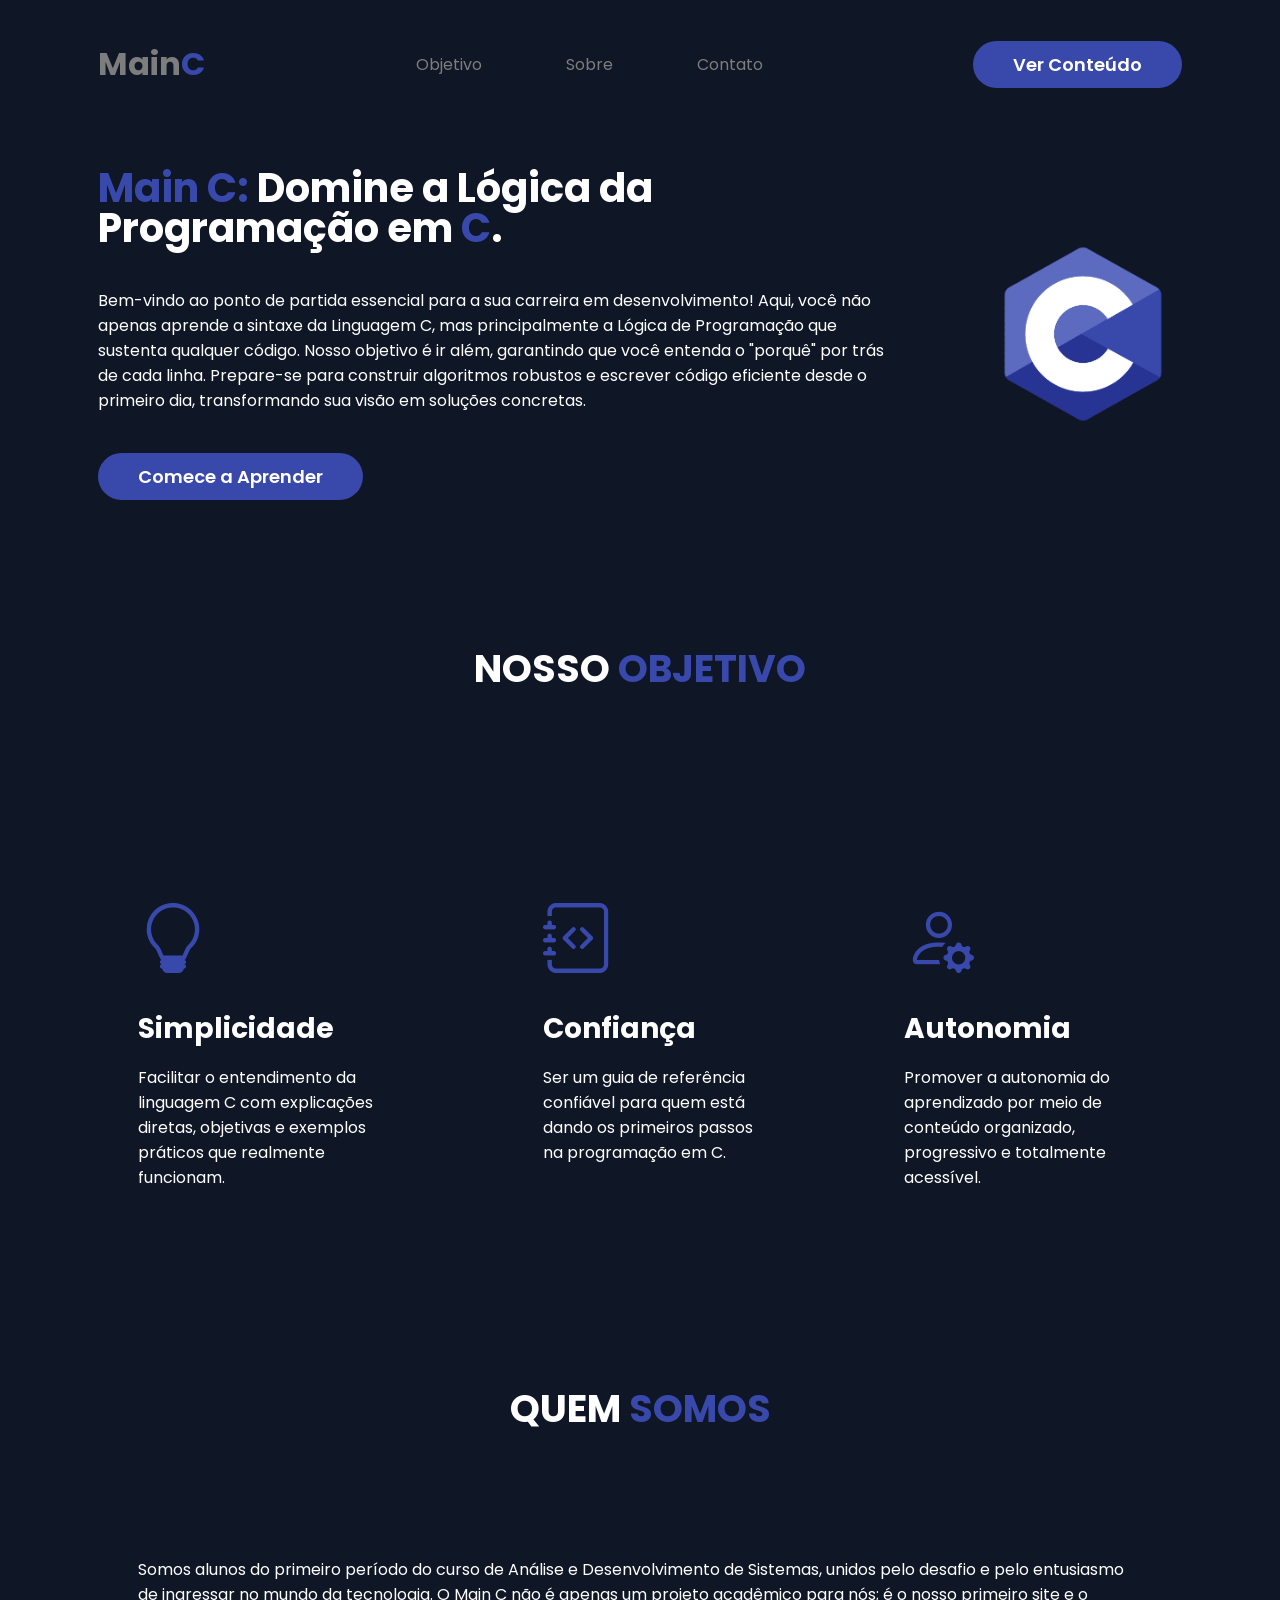
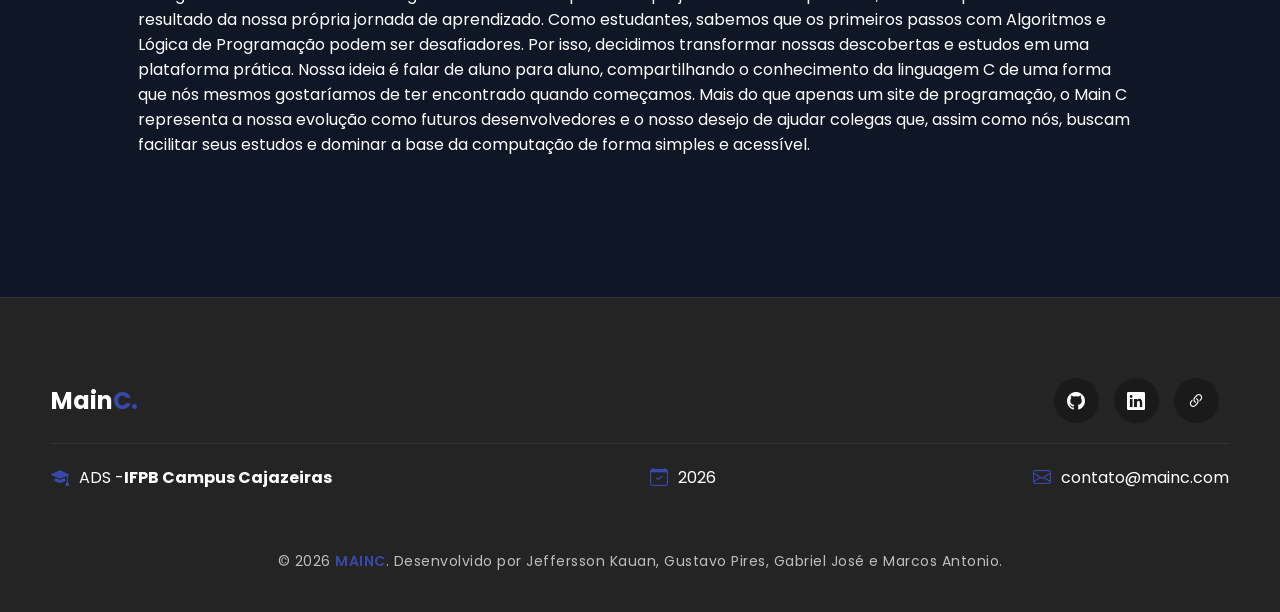
<file: index.html>
<!DOCTYPE html>
<html lang="pt-br">
<head>
    <meta charset="UTF-8">
    <meta name="viewport" content="width=device-width, initial-scale=1.0">
    <title>Site Main C</title>
    
    <link rel="stylesheet" href="trabalho/src/css/style-home.css">
    <link rel="stylesheet" href="trabalho/src/css/variaveis.css">

    <link rel="preconnect" href="https://fonts.googleapis.com">
    <link rel="preconnect" href="https://fonts.gstatic.com" crossorigin>
    <link href="https://fonts.googleapis.com/css2?family=Poppins:wght@100;200;300;400;500;600;700;800;900&display=swap" rel="stylesheet">
    <link rel="stylesheet" href="https://cdn.jsdelivr.net/npm/bootstrap-icons@1.13.1/font/bootstrap-icons.min.css">
</head>
<body>

    <header>
        <div class="interface">
            <div class="logo">
                <a href="#">
                    <h1>Main<span class="logo-highlight">C</span></h1>  
                </a>
            </div><nav class="menu-desktop">
                <ul>
                    <li><a href="#objetivo">Objetivo</a></li>
                    <li><a href="#sobre">Sobre</a></li>
                    <li><a href="#contato">Contato</a></li>
                </ul>
            </nav>

            <div class="btn-aprender">
                <a href="trabalho/conteudo.html">
                   <button>Ver Conteúdo</button>
               </a>
            </div>
        </div></header>

    <main>
        <section class="topo-do-site">
            <div class="interface">
                <div class="flex">
                    <div class="txt-topo-site">
                        <h1><span>Main C:</span> Domine a Lógica da Programação em <span>C</span>.</h1>
                        <p>Bem-vindo ao ponto de partida essencial para a sua carreira em desenvolvimento!
                            Aqui, você não apenas aprende a sintaxe da Linguagem C, mas principalmente a Lógica de Programação
                            que sustenta qualquer código. Nosso objetivo é ir além, garantindo que você entenda o "porquê" por trás de cada linha.
                            Prepare-se para construir algoritmos robustos e escrever código eficiente desde o primeiro dia, transformando sua visão em soluções concretas.
                        </p>

                        <div class="btn-aprender">
                            <a href="trabalho/conteudo.html">
                                <button>Comece a Aprender</button>
                            </a>
                        </div>

                    </div><div class="img-topo-site">
                        <img src="trabalho/src/img/logo.png" alt="Logo Main C">
                    </div>
                </div></div></section><section class="objetivo" id="objetivo">
            <div class="interface">
                <h2 class="titulo">NOSSO <span>OBJETIVO</span></h2>
                <div class="flex">
                    <div class="objetivo-box">
                        <i class="bi bi-lightbulb"></i>
                        <h3>Simplicidade</h3>
                        <p>Facilitar o entendimento da linguagem C com explicações diretas,
                            objetivas e exemplos práticos que realmente funcionam.
                        </p>
                    </div>

                    <div class="objetivo-box">
                        <i class="bi bi-journal-code"></i>
                        <h3>Confiança</h3>
                        <p>Ser um guia de referência confiável para quem está dando
                            os primeiros passos na programação em C.
                        </p>
                    </div>

                    <div class="objetivo-box">
                        <i class="bi bi-person-gear"></i>
                        <h3>Autonomia</h3>
                        <p>Promover a autonomia do aprendizado por meio de conteúdo
                            organizado, progressivo e totalmente acessível.
                        </p>
                    </div></div></div></section><section class="sobre" id="sobre">
            <div class="interface">
                <h2 class="titulo">QUEM <span>SOMOS</span></h2>
                <div class="flex">
                    <div class="sobre-box">
                        <p>
                        Somos alunos do primeiro período do curso de Análise e Desenvolvimento de Sistemas, unidos pelo desafio e pelo entusiasmo de ingressar no mundo da tecnologia.
                        O Main C não é apenas um projeto acadêmico para nós; é o nosso primeiro site e o resultado da nossa própria jornada de aprendizado. Como estudantes, sabemos que os primeiros
                        passos com Algoritmos e Lógica de Programação podem ser desafiadores. Por isso, decidimos transformar nossas descobertas e estudos em uma plataforma prática. Nossa ideia é
                        falar de aluno para aluno, compartilhando o conhecimento da linguagem C de uma forma que nós mesmos gostaríamos de ter encontrado quando começamos. Mais do que apenas um
                        site de programação, o Main C representa a nossa evolução como futuros desenvolvedores e o nosso desejo de ajudar colegas que, assim como nós, buscam facilitar seus estudos
                        e dominar a base da computação de forma simples e acessível.
                        </p>
                    </div></div></div></section></main>

    <footer id="contato">
        <div class="interface">
            <div class="line-footer">
                <div class="flex">
                    <div class="logo-footer">
                        <h2 style="color: #fff; font-weight: 700;">Main<span style="color: var(--color-primary);">C.</span></h2>
                    </div>

                    <div class="btn-social">
                        <a href="https://github.com" target="_blank"><i class="bi bi-github"></i></a>
                        <a href="https://linkedin.com" target="_blank"><i class="bi bi-linkedin"></i></a>
                        <a href="https://www.ifpb.edu.br/cajazeiras" target="_blank"><i class="bi bi-link-45deg"></i></a>
                    </div>
                </div>
            </div>

            <div class="line-footer border">
                <div class="flex">
                    <p><i class="bi bi-mortarboard-fill"></i> ADS - <strong>IFPB Campus Cajazeiras</strong></p>
                    <p><i class="bi bi-calendar-check"></i> 2026</p>
                    <p><i class="bi bi-envelope"></i> <a href="mailto:contato@mainc.com">contato@mainc.com</a></p>
                </div>
            </div>

            <div class="linha-creditos">
               <p>&copy; 2026 <span>MAINC</span>. Desenvolvido por Jeffersson Kauan, Gustavo Pires, Gabriel José e Marcos Antonio.</p>
           </div>
        </div>
    </footer>

</body>
</html>
</file>
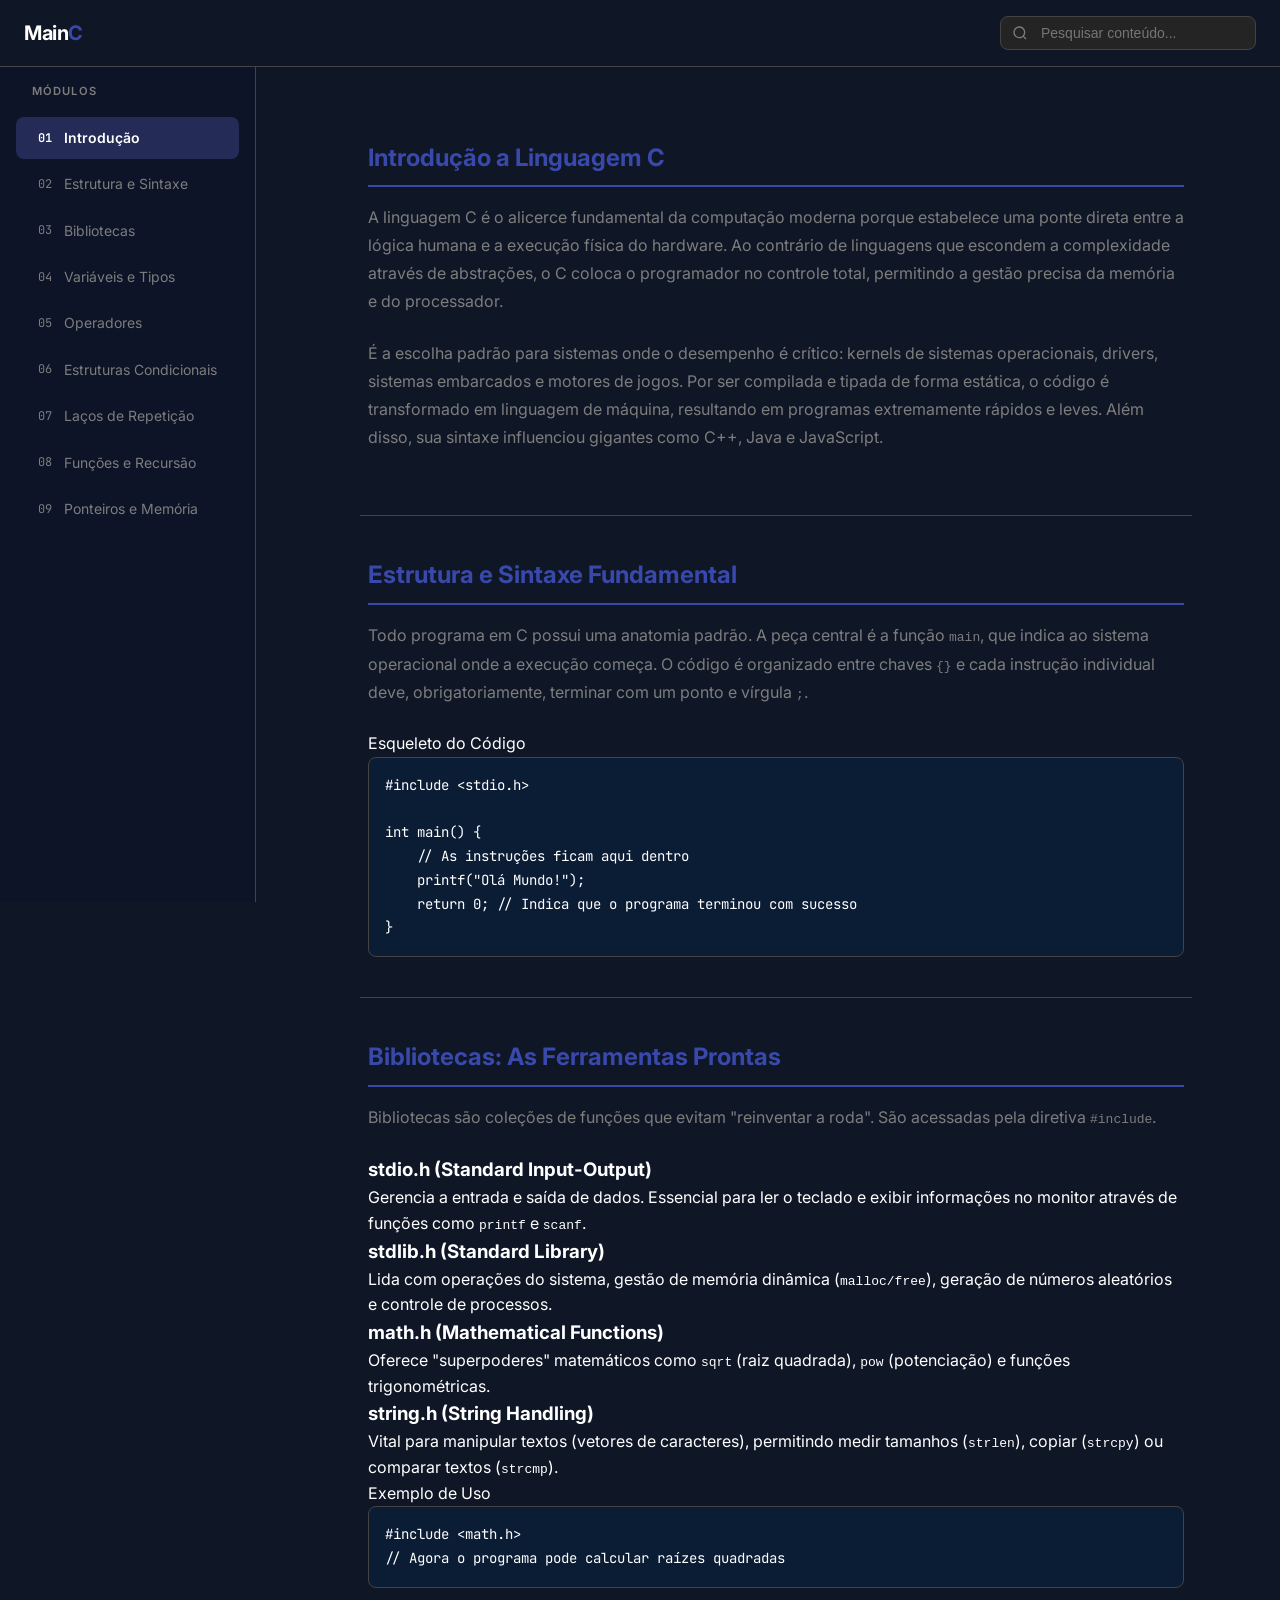
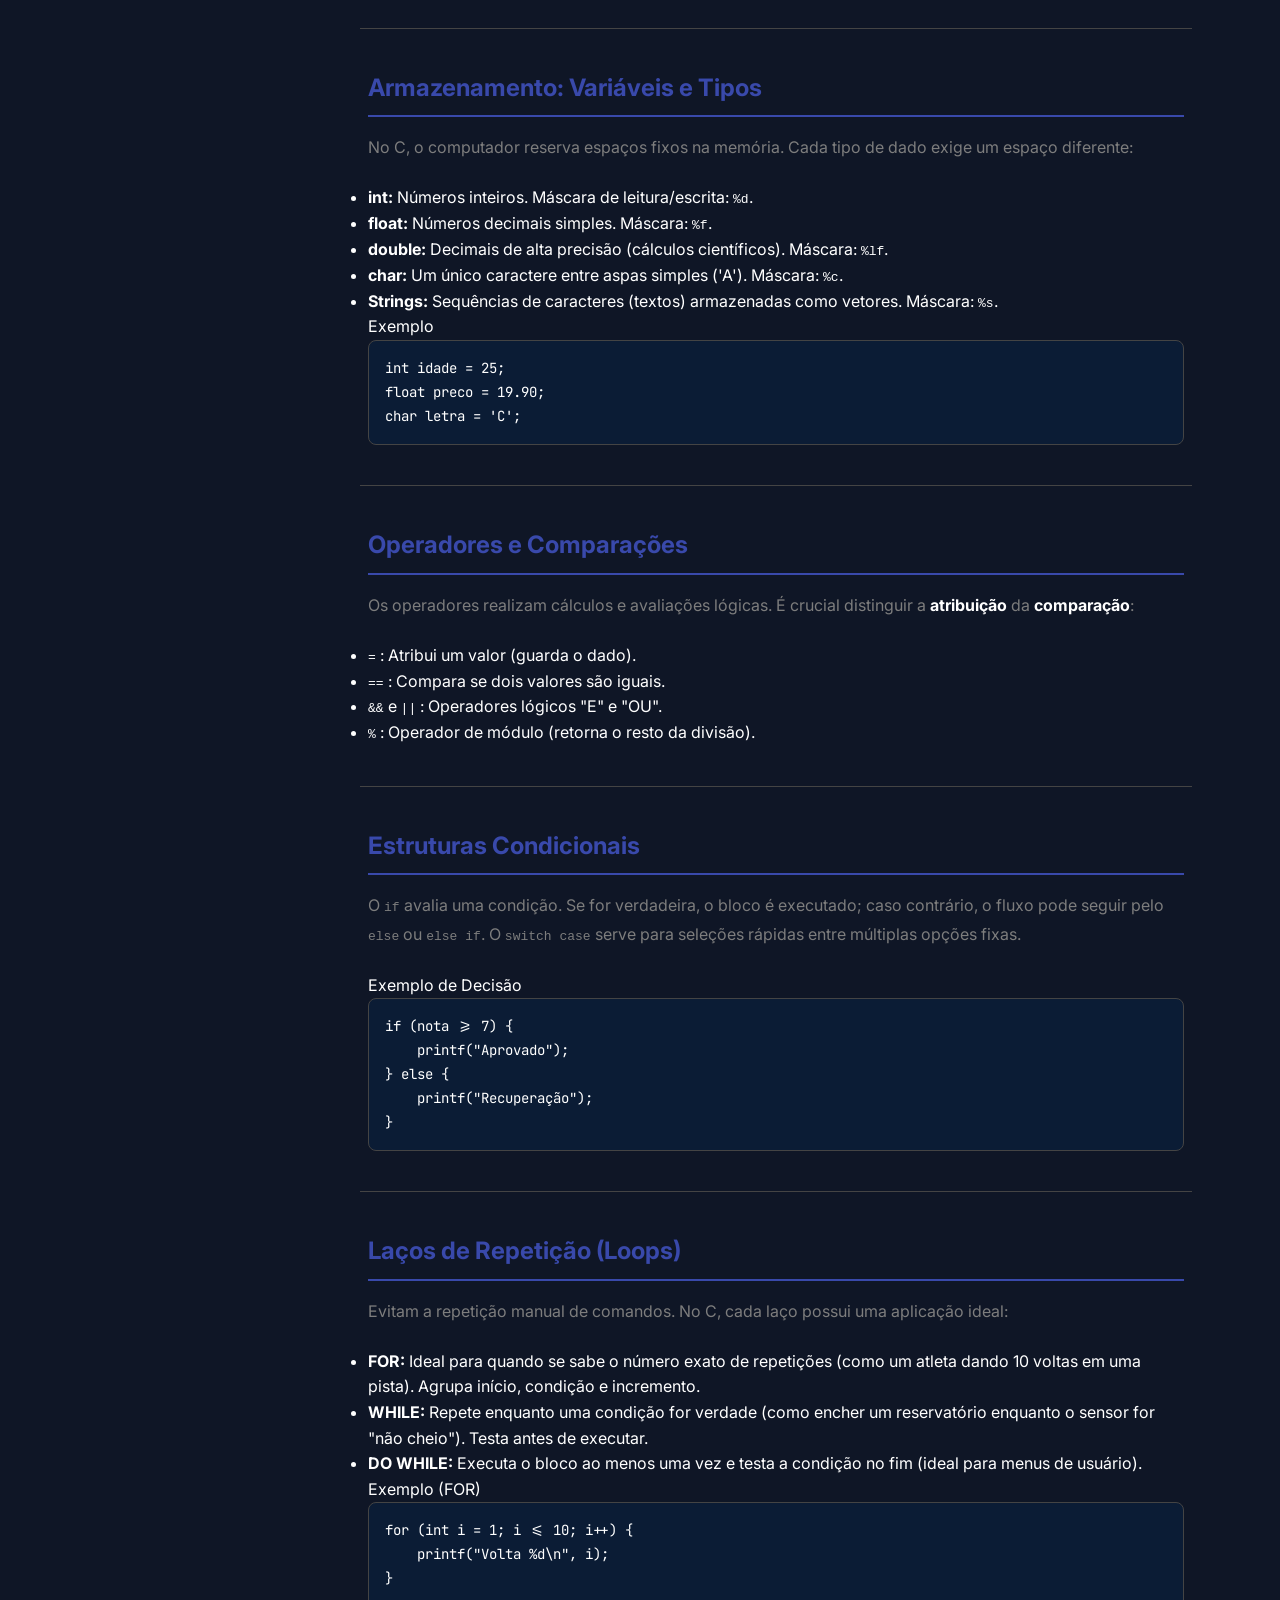
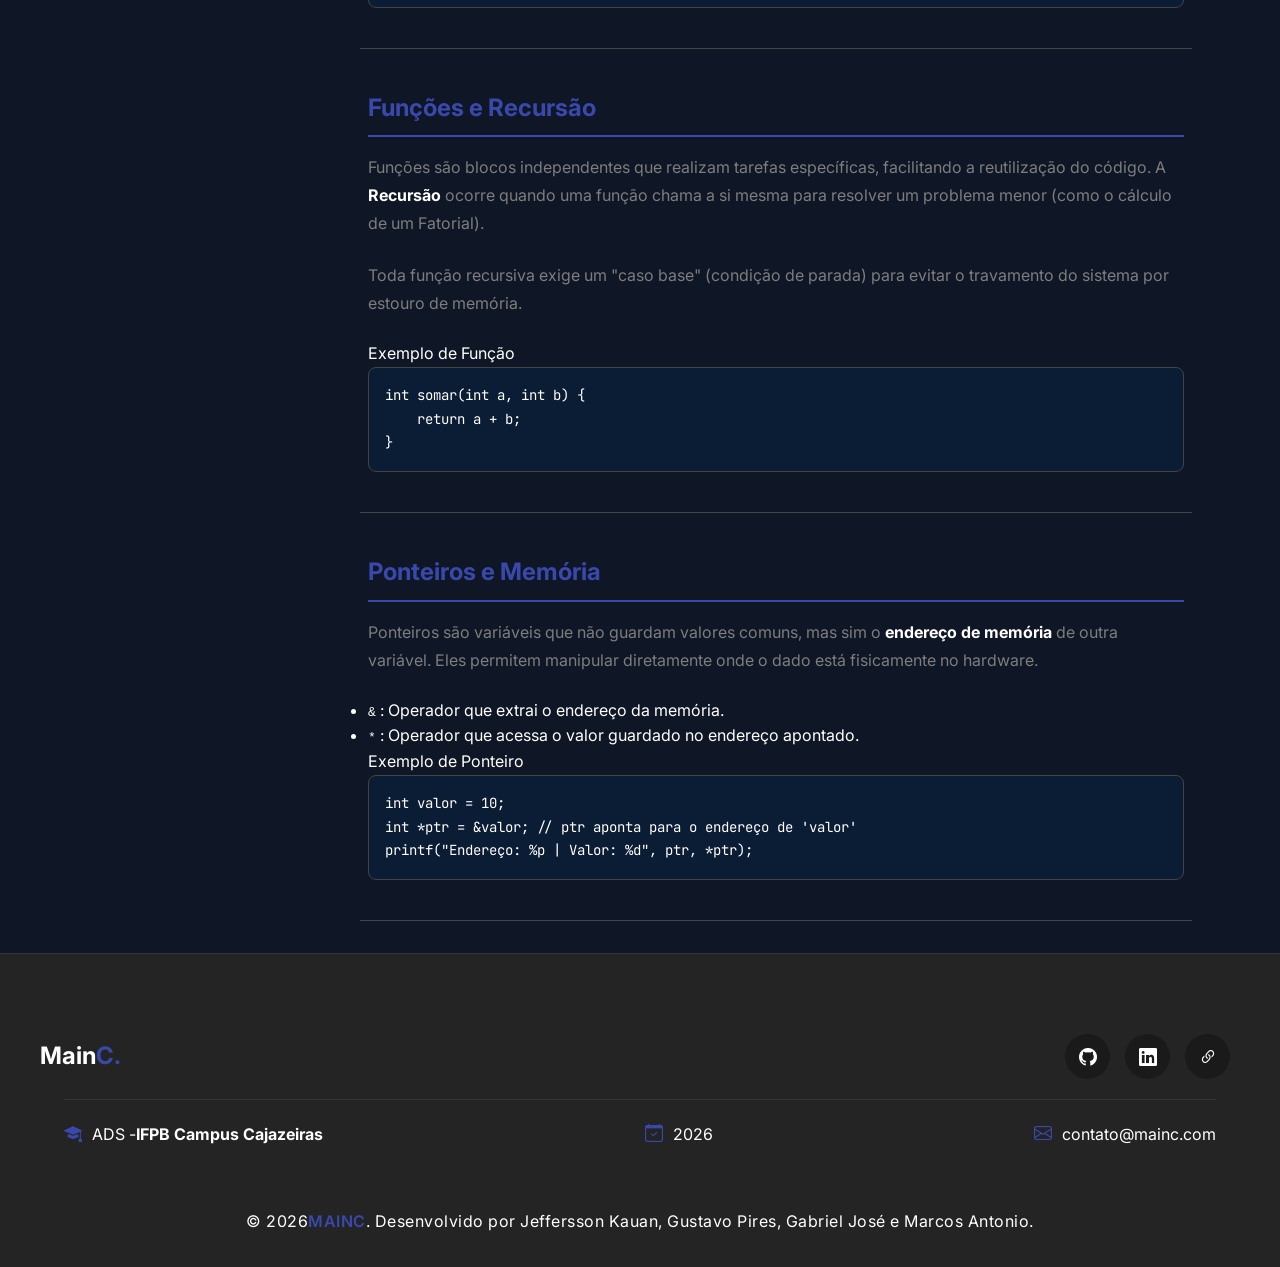
<file: trabalho/conteudo.html>
<!DOCTYPE html>
<html lang="pt-BR">

<head>
  <meta charset="UTF-8" />
  <meta name="viewport" content="width=device-width, initial-scale=1.0" />
  <title>MainC - Curso de Linguagem C</title>
  <meta name="description" content="Curso completo de Linguagem C com estrutura modular para aprendizado progressivo." />
  <link rel="preconnect" href="https://fonts.googleapis.com" />
  <link rel="preconnect" href="https://fonts.gstatic.com" crossorigin />
  <link href="https://fonts.googleapis.com/css2?family=JetBrains+Mono:wght@400;500;600;700&family=Inter:wght@400;500;600;700&display=swap" rel="stylesheet" />
  <link rel="stylesheet" href="https://cdn.jsdelivr.net/npm/bootstrap-icons@1.11.3/font/bootstrap-icons.min.css">
  
  <link rel="stylesheet" href="src/css/style.css">
  <link rel="stylesheet" href="src/css/variaveis.css">
</head>

<body>

  <header class="site-header">
    <div style="display:flex;align-items:center;gap:1rem;">
      <button class="hamburger" id="menuBtn" aria-label="Toggle sidebar">
        <span></span><span></span><span></span>
      </button>
      <h1>
        <a href="../index.html" class="logo-link">
          Main<span class="logo-highlight">C</span>
        </a>
      </h1>
    </div>
    <div class="search-wrapper">
      <svg class="search-icon" xmlns="http://www.w3.org/2000/svg" fill="none" viewBox="0 0 24 24" stroke="currentColor"
        stroke-width="2">
        <circle cx="11" cy="11" r="8" />
        <path d="m21 21-4.3-4.3" />
      </svg>
      <input type="text" id="barra-pesquisa" class="search-input" placeholder="Pesquisar conteúdo..."
        onkeyup="pesquisa(this)" />
    </div>
  </header>

  <div class="overlay" id="overlay"></div>
  <div class="main-layout">
    <aside class="sidebar" id="sidebar">
  <nav aria-label="Navegação do curso">
    <p class="sidebar-label">Módulos</p>
    <ul class="sidebar-list">
      <li>
        <a href="#introducao" class="sidebar-link active">
          <span class="num">01</span><span>Introdução</span>
        </a>
      </li>
      
      <li>
        <a href="#estrutura" class="sidebar-link">
          <span class="num">02</span><span>Estrutura e Sintaxe</span>
        </a>
      </li>
      
      <li>
        <a href="#bibliotecas" class="sidebar-link">
          <span class="num">03</span><span>Bibliotecas</span>
        </a>
      </li>
      
      <li>
        <a href="#variaveis" class="sidebar-link">
          <span class="num">04</span><span>Variáveis e Tipos</span>
        </a>
      </li>
      
      <li>
        <a href="#operadores" class="sidebar-link">
          <span class="num">05</span><span>Operadores</span>
        </a>
      </li>
      
      <li>
        <a href="#condicionais" class="sidebar-link">
          <span class="num">06</span><span>Estruturas Condicionais</span>
        </a>
      </li>
      
      <li>
        <a href="#lacos" class="sidebar-link">
          <span class="num">07</span><span>Laços de Repetição</span>
        </a>
      </li>
      
      <li>
        <a href="#funcoes" class="sidebar-link">
          <span class="num">08</span><span>Funções e Recursão</span>
        </a>
      </li>
      
      <li>
        <a href="#ponteiros" class="sidebar-link">
          <span class="num">09</span><span>Ponteiros e Memória</span>
        </a>
      </li>
    </ul>
  </nav>
</aside>

    <main>
  <div class="content-area">
    
    <section id="introducao" class="content-section">
      <h2 class="section-title">Introdução a Linguagem C</h2>
      <p class="section-text">
        A linguagem C é o alicerce fundamental da computação moderna porque estabelece uma ponte direta entre a lógica humana e a execução física do hardware. Ao contrário de linguagens que escondem a complexidade através de abstrações, o C coloca o programador no controle total, permitindo a gestão precisa da memória e do processador.
      </p>
      <p class="section-text">
        É a escolha padrão para sistemas onde o desempenho é crítico: kernels de sistemas operacionais, drivers, sistemas embarcados e motores de jogos. Por ser compilada e tipada de forma estática, o código é transformado em linguagem de máquina, resultando em programas extremamente rápidos e leves. Além disso, sua sintaxe influenciou gigantes como C++, Java e JavaScript.
      </p>
    </section>

    <section id="estrutura" class="content-section">
      <h2 class="section-title">Estrutura e Sintaxe Fundamental</h2>
      <p class="section-text">
        Todo programa em C possui uma anatomia padrão. A peça central é a função <code>main</code>, que indica ao sistema operacional onde a execução começa. O código é organizado entre chaves <code>{}</code> e cada instrução individual deve, obrigatoriamente, terminar com um ponto e vírgula <code>;</code>.
      </p>
      
      <div class="example-label"><span>Esqueleto do Código</span><span class="line"></span></div>
      <pre class="code-block">
#include &lt;stdio.h&gt;

int main() {
    // As instruções ficam aqui dentro
    printf("Olá Mundo!"); 
    return 0; // Indica que o programa terminou com sucesso
}</pre>
    </section>

    <section id="bibliotecas" class="content-section">
      <h2 class="section-title">Bibliotecas: As Ferramentas Prontas</h2>
      <p class="section-text">
        Bibliotecas são coleções de funções que evitam "reinventar a roda". São acessadas pela diretiva <code>#include</code>.
      </p>

      <div class="library-item">
        <h3>stdio.h (Standard Input-Output)</h3>
        <p>Gerencia a entrada e saída de dados. Essencial para ler o teclado e exibir informações no monitor através de funções como <code>printf</code> e <code>scanf</code>.</p>
      </div>

      <div class="library-item">
        <h3>stdlib.h (Standard Library)</h3>
        <p>Lida com operações do sistema, gestão de memória dinâmica (<code>malloc/free</code>), geração de números aleatórios e controle de processos.</p>
      </div>

      <div class="library-item">
        <h3>math.h (Mathematical Functions)</h3>
        <p>Oferece "superpoderes" matemáticos como <code>sqrt</code> (raiz quadrada), <code>pow</code> (potenciação) e funções trigonométricas.</p>
      </div>

      <div class="library-item">
        <h3>string.h (String Handling)</h3>
        <p>Vital para manipular textos (vetores de caracteres), permitindo medir tamanhos (<code>strlen</code>), copiar (<code>strcpy</code>) ou comparar textos (<code>strcmp</code>).</p>
      </div>

      <div class="example-label"><span>Exemplo de Uso</span><span class="line"></span></div>
      <pre class="code-block">
#include &lt;math.h&gt;
// Agora o programa pode calcular raízes quadradas</pre>
    </section>

    <section id="variaveis" class="content-section">
      <h2 class="section-title">Armazenamento: Variáveis e Tipos</h2>
      <p class="section-text">
        No C, o computador reserva espaços fixos na memória. Cada tipo de dado exige um espaço diferente:
      </p>
      <ul>
        <li><strong>int:</strong> Números inteiros. Máscara de leitura/escrita: <code>%d</code>.</li>
        <li><strong>float:</strong> Números decimais simples. Máscara: <code>%f</code>.</li>
        <li><strong>double:</strong> Decimais de alta precisão (cálculos científicos). Máscara: <code>%lf</code>.</li>
        <li><strong>char:</strong> Um único caractere entre aspas simples ('A'). Máscara: <code>%c</code>.</li>
        <li><strong>Strings:</strong> Sequências de caracteres (textos) armazenadas como vetores. Máscara: <code>%s</code>.</li>
      </ul>
      <div class="example-label"><span>Exemplo</span><span class="line"></span></div>
      <pre class="code-block">
int idade = 25;
float preco = 19.90;
char letra = 'C';</pre>
    </section>

    <section id="operadores" class="content-section">
      <h2 class="section-title">Operadores e Comparações</h2>
      <p class="section-text">
        Os operadores realizam cálculos e avaliações lógicas. É crucial distinguir a <strong>atribuição</strong> da <strong>comparação</strong>:
      </p>
      <ul>
        <li><code>=</code> : Atribui um valor (guarda o dado).</li>
        <li><code>==</code> : Compara se dois valores são iguais.</li>
        <li><code>&&</code> e <code>||</code> : Operadores lógicos "E" e "OU".</li>
        <li><code>%</code> : Operador de módulo (retorna o resto da divisão).</li>
      </ul>
    </section>

    <section id="condicionais" class="content-section">
      <h2 class="section-title">Estruturas Condicionais</h2>
      <p class="section-text">
        O <code>if</code> avalia uma condição. Se for verdadeira, o bloco é executado; caso contrário, o fluxo pode seguir pelo <code>else</code> ou <code>else if</code>. O <code>switch case</code> serve para seleções rápidas entre múltiplas opções fixas.
      </p>
      <div class="example-label"><span>Exemplo de Decisão</span><span class="line"></span></div>
      <pre class="code-block">
if (nota >= 7) {
    printf("Aprovado");
} else {
    printf("Recuperação");
}</pre>
    </section>

    <section id="lacos" class="content-section">
      <h2 class="section-title">Laços de Repetição (Loops)</h2>
      <p class="section-text">
        Evitam a repetição manual de comandos. No C, cada laço possui uma aplicação ideal:
      </p>
      <ul>
        <li><strong>FOR:</strong> Ideal para quando se sabe o número exato de repetições (como um atleta dando 10 voltas em uma pista). Agrupa início, condição e incremento.</li>
        <li><strong>WHILE:</strong> Repete enquanto uma condição for verdade (como encher um reservatório enquanto o sensor for "não cheio"). Testa antes de executar.</li>
        <li><strong>DO WHILE:</strong> Executa o bloco ao menos uma vez e testa a condição no fim (ideal para menus de usuário).</li>
      </ul>
      
      <div class="example-label"><span>Exemplo (FOR)</span><span class="line"></span></div>
      <pre class="code-block">
for (int i = 1; i <= 10; i++) {
    printf("Volta %d\n", i);
}</pre>
    </section>

    <section id="funcoes" class="content-section">
      <h2 class="section-title">Funções e Recursão</h2>
      <p class="section-text">
        Funções são blocos independentes que realizam tarefas específicas, facilitando a reutilização do código. A <strong>Recursão</strong> ocorre quando uma função chama a si mesma para resolver um problema menor (como o cálculo de um Fatorial).
      </p>
      <p class="section-text">
        Toda função recursiva exige um "caso base" (condição de parada) para evitar o travamento do sistema por estouro de memória.
      </p>
      <div class="example-label"><span>Exemplo de Função</span><span class="line"></span></div>
      <pre class="code-block">
int somar(int a, int b) {
    return a + b;
}</pre>
    </section>

    <section id="ponteiros" class="content-section">
      <h2 class="section-title">Ponteiros e Memória</h2>
      <p class="section-text">
        Ponteiros são variáveis que não guardam valores comuns, mas sim o <strong>endereço de memória</strong> de outra variável. Eles permitem manipular diretamente onde o dado está fisicamente no hardware.
      </p>
      
      <ul>
        <li><code>&</code> : Operador que extrai o endereço da memória.</li>
        <li><code>*</code> : Operador que acessa o valor guardado no endereço apontado.</li>
      </ul>
      <div class="example-label"><span>Exemplo de Ponteiro</span><span class="line"></span></div>
      <pre class="code-block">
int valor = 10;
int *ptr = &valor; // ptr aponta para o endereço de 'valor'
printf("Endereço: %p | Valor: %d", ptr, *ptr);</pre>
    </section>

  </div>
</main>

    
  </div>

  <footer id="contato">
    <div class="interface">
        <div class="line-footer">
            <div class="flex">
                <div class="logo-footer">
                    <h2 style="color: #fff; font-weight: 700;">Main<span style="color: var(--color-primary);">C.</span></h2>
                </div>

                <div class="btn-social">
                    <a href="https://github.com" target="_blank"><i class="bi bi-github"></i></a>
                    <a href="https://linkedin.com" target="_blank"><i class="bi bi-linkedin"></i></a>
                    <a href="https://www.ifpb.edu.br/cajazeiras" target="_blank"><i class="bi bi-link-45deg"></i></a>
                </div>
            </div>
        </div>

        <div class="line-footer border">
            <div class="flex">
                <p><i class="bi bi-mortarboard-fill"></i> ADS - <strong>IFPB Campus Cajazeiras</strong></p>
                <p><i class="bi bi-calendar-check"></i> 2026</p>
                <p><i class="bi bi-envelope"></i> <a href="mailto:contato@mainc.com">contato@mainc.com</a></p>
            </div>
        </div>

        <div class="line-footer creditos linha-creditos">
          <p>© 2026 <span class="logo-highlight">MAINC</span>. Desenvolvido por Jeffersson Kauan, Gustavo Pires, Gabriel José e Marcos Antonio.</p>
        </div>
    </div>
</footer>
  <script src="src/js/script.js"></script>
</body>

</html>
</file>
<file: trabalho/src/css/style-home.css>
/*CONFIGURAÇÕES GERAIS*/
* {
    margin: 0;
    padding: 0;
    box-sizing: border-box;
    font-family: 'Poppins', sans-serif;
}

body {
    background-color: var(--bg-primary);
    min-height: 100vh;
}
.logo-highlight { color: var(--color-primary); font-weight: 700; }

.interface {
    padding: 0 4%;
    max-width: 1280px;
    margin: 0 auto;
}

.flex {
    display: flex;
}

.btn-aprender button {
    padding: 10px 40px;
    font-size: 18px;
    font-weight: 600;
    background-color: var(--color-primary);
    border: 0;
    border-radius: 30px;
    cursor: pointer;
    transition: .2s;
    color: var(--color-text);
    text-decoration: none;
}

h2.titulo {
    color: var(--color-text);
    font-size: 38px;
    text-align: center;
}

h2.titulo span {
    color: var(--color-primary);
}

html {
    scroll-behavior: smooth;
}

/* HEADER */
header {
    width: 100%;
    padding: 40px 4%;
}

header > .interface {
    display: flex;
    align-items: center;
    justify-content: space-between;
}

header a {
    color: var(--color-text-muted);
    text-decoration: none;
    display: inline-block;
    transition: .2s;
}

header a:hover{
    color: var(--color-text);
    transform: scale(1.05);
}

header nav ul {
    list-style-type: none;
}

header nav li {
    display: inline-block;
    padding: 0 40px;
}

.btn-aprender button:hover{
    box-shadow: 0px 0px 8px var(--shadow-button);
    transform: scale(1.05);
}

section.topo-do-site {
    padding: 40px 4%;
}

section.topo-do-site .flex{
    align-items: center;
    justify-content: center;
    gap: 90px;
}

.topo-do-site h1 {
    color: var(--color-text);
    font-size: 40px;
    line-height: 40px;
}

.topo-do-site .txt-topo-site h1 span {
    color: var(--color-primary);
}

.topo-do-site .txt-topo-site p {
    color: var(--color-text);
    margin: 40px 0;
}

img {
    max-width: 100%;
    height: auto;
    display: block;
}

.topo-do-site .img-topo-site img {
    position: relative;
    animation: flutuar 2s ease-in-out infinite alternate;
}

@keyframes flutuar {
    0%{ top: 0; }
    100% { top: 30px; }
}

section.objetivo {
    padding: 100px 4%;
}

section.objetivo .flex {
    gap: 60px;
}

.objetivo .objetivo-box {
    color: var(--color-text);
    padding: 40px;
    border-radius: 20px;
    margin-top: 150px;
    transition: .2s;
}

.objetivo .objetivo-box:hover {
    transform: scale(1.05);
    box-shadow: var(--shadow-primary);
}

.objetivo .objetivo-box i {
    font-size: 70px;
    color: var(--color-primary);
}

.objetivo .objetivo-box h3 {
    font-size: 28px;
    margin: 15px 0;
}

section.sobre h2.titulo {
    margin-top: -50px;  
    margin-bottom: 80px;
}

section.sobre {
    padding: 100px 4%;
}

section.sobre .flex {
    gap: 60px;
}

.sobre .sobre-box:hover {
    transform: scale(1.05); 
    box-shadow: var(--shadow-primary);
}

.sobre .sobre-box {
    color: var(--color-text);
    padding: 40px; 
    border-radius: 20px;
    transition: .2s;
}

/*RODAPÉ (FOOTER) */
footer {
    padding: 60px 0 20px 0;
    background-color: #242424; 
    border-top: 1px solid rgba(255, 255, 255, 0.08);
}

footer .line-footer {
    padding: 20px 0;
}

footer .line-footer.border {
    border-top: 1px solid rgba(255, 255, 255, 0.08) !important;
}

footer .flex {
    display: flex;
    justify-content: space-between;
    align-items: center;
}

footer .btn-social {
    display: flex;
}

footer .btn-social a {
    text-decoration: none;
}

footer .btn-social i {
    display: flex;
    justify-content: center;
    align-items: center;
    width: 45px;
    height: 45px;
    border-radius: 50%;
    background-color: #1a1a1a;
    color: #fff !important;
    font-size: 20px;
    transition: .3s ease-in-out;
    margin: 0 5px;
    cursor: pointer;
}

footer .btn-social a:hover i {
    background-color: var(--color-primary);
    transform: translateY(-5px);
    box-shadow: 0 0 15px var(--shadow-primary);
}

footer .line-footer p {
    color: #ffffff !important;
    font-size: 16px;
    display: flex;
    align-items: center;
}

footer .line-footer i {
    color: var(--color-primary);
    margin-right: 10px;
    font-size: 18px;
}

footer .line-footer a {
    color: inherit;
    text-decoration: none;
    transition: .3s;
}

footer .line-footer a:hover {
    color: var(--color-primary);
}

.linha-creditos {
    display: flex;
    justify-content: center;
    align-items: center;
    text-align: center;
    width: 100%;
    padding: 20px 0;
    margin-top: 20px;
}
.linha-creditos p {
    color: rgba(255, 255, 255, 0.7);
    font-size: 14px;
    letter-spacing: 0.5px;
}

.linha-creditos p span {
    color: #3949AB; 
    font-weight: 600;
    text-transform: uppercase;
}

/* RESPONSIVIDADE */
@media screen and (max-width: 768px) {
    footer .flex {
        flex-direction: column;
        gap: 30px;
        text-align: center;
    }
    
    header nav li { padding: 0 20px; }
    .topo-do-site h1 { font-size: 32px; }
}

@media screen and (max-width: 480px) {
    .flex { flex-direction: column; text-align: center; }
    header nav { display: none; }
    section.topo-do-site .flex { flex-direction: column-reverse; }
}
</file>
<file: trabalho/src/css/variaveis.css>
:root {
  --bg-primary: #0F1626;
  --bg-secondary: #242424;
  --bg-dark: #333;
  --bg-hover: #343d7796;

  --color-primary: #3949AB;
  --color-text: #ffffff;
  --color-text-muted: #7d7d7d;
  --color-border: #444;

  --shadow-primary: 0 0 15px #3949AB;
  --shadow-button: 0px 0px 8px #3949AB;
  --radius: 0.5rem;
}
</file>
<file: trabalho/src/css/style.css>
/* --- CONFIGURAÇÕES GERAIS --- */
*, *::before, *::after { 
    box-sizing: border-box; 
    margin: 0; 
    padding: 0; 
}

body {
    font-family: 'Inter', system-ui, sans-serif;
    background-color: var(--bg-primary);
    color: var(--color-text);
    -webkit-font-smoothing: antialiased;
    -moz-osx-font-smoothing: grayscale;
    overflow-x: hidden;
    line-height: 1.6;
}

.font-mono { font-family: 'JetBrains Mono', monospace; }

/* --- HEADER --- */
.site-header {
    width: 100%;
    position: sticky;
    top: 0;
    z-index: 50;
    display: flex;
    align-items: center;
    justify-content: space-between;
    padding: 1rem 1.5rem;
    border-bottom: 1px solid var(--color-border);
    background-color: var(--bg-primary);
}

.site-header h1 { font-size: 1.25rem; font-weight: 700; letter-spacing: -0.025em; }

.logo-link {
    text-decoration: none;
    color: inherit;
    display: inline-block;
    transition: opacity 0.2s; 
}

.logo-link:hover {
    opacity: 0.8;
    cursor: pointer;
}

.logo-highlight { color: var(--color-primary); font-weight: 700; }

.hamburger { display: none; flex-direction: column; gap: 4px; padding: 8px; background: none; border: none; cursor: pointer; }
.hamburger span { display: block; width: 20px; height: 2px; background-color: var(--color-text); transition: transform 0.2s, opacity 0.2s; }

/* --- PESQUISA --- */
.search-wrapper { position: relative; }

.search-input {
    border-radius: var(--radius);
    padding: 0.5rem 1rem 0.5rem 2.5rem;
    font-size: 0.875rem;
    background-color: var(--bg-secondary);
    border: 1px solid var(--color-border);
    color: var(--color-text);
    outline: none;
    width: 16rem;
    transition: border-color 0.2s, box-shadow 0.2s;
}

.search-input:focus {
    border-color: var(--color-primary);
    box-shadow: var(--shadow-button);
}

.search-icon {
    position: absolute;
    left: 0.75rem;
    top: 50%;
    transform: translateY(-50%);
    width: 16px;    
    height: 16px;
    color: var(--color-text-muted);
}

/* --- LAYOUT PRINCIPAL --- */
.main-layout { display: flex; flex: 1; min-height: calc(100vh - 65px - 80px);}

/* --- SIDEBAR --- */
.sidebar {
    width: 16rem;
    flex-shrink: 0;
    position: sticky;
    top: 65px;
    height: calc(100vh - 65px);
    overflow-y: auto;
    border-right: 1px solid var(--color-border);
    background-color: #0d113233;
    padding: 1rem;
}

.sidebar-label {
    font-size: 0.7rem;
    font-weight: 600;
    text-transform: uppercase;
    letter-spacing: 0.1em;
    color: var(--color-text-muted);
    margin-bottom: 1rem;
    padding-left: 1rem;
}

.sidebar-list { list-style: none; }
.sidebar-list li + li { margin-top: 0.25rem; }

.sidebar-link {
    display: flex;
    align-items: center;
    gap: 0.75rem;
    padding: 0.625rem 1rem;
    border-radius: var(--radius);
    font-size: 0.875rem;
    color: var(--color-text-muted);
    text-decoration: none;
    transition: background-color 0.2s, color 0.2s;
}

.sidebar-link:hover { background-color: var(--bg-hover); color: var(--color-text); }
.sidebar-link.active { background-color: var(--bg-hover); color: #fff; font-weight: 600; }
.sidebar-link .num { font-family: 'JetBrains Mono', monospace; font-size: 0.75rem; width: 1.25rem; text-align: right; }

/* --- CONTEÚDO --- */
main { display: flex; width: 100%; justify-content: center; }

.content-area { 
    display: flex;
    flex-direction: column;
    flex: 1;
    max-width: 56rem;
    padding: 2rem 1.5rem 2rem 2.5rem;
}

.content-section { padding: 2.5rem 0.5rem; border-bottom: 1px solid var(--color-border); }

.section-title {
    font-size: 1.5rem;
    font-weight: 700;
    margin-bottom: 1rem;
    padding-bottom: 0.5rem;
    color: var(--color-primary);
    border-bottom: 2px solid var(--color-primary);
}

.section-text { color: var(--color-text-muted); line-height: 1.75; margin-bottom: 1.5rem; }
.section-text strong { color: var(--color-text); }

.code-block {
    border-radius: var(--radius);
    padding: 1rem;
    font-family: 'JetBrains Mono', monospace;
    font-size: 0.875rem;
    line-height: 1.7;
    overflow-x: auto;
    background-color: #04274f5d;
    border: 1px solid var(--color-border);
}

/* --- RODAPÉ --- */

footer {
    padding: 60px 0 20px 0;
    background-color: #242424; 
    border-top: 1px solid rgba(255, 255, 255, 0.08);
}

footer .line-footer {
    padding: 20px 0;
}

footer .line-footer.border {
    border-top: 1px solid rgba(255, 255, 255, 0.08) !important;
    max-width: 1280px; 
    margin: 0 auto;  
    width: 90%;
}

footer .flex {
    display: flex;
    justify-content: space-between;
    align-items: center;
    max-width: 1200px;
    margin: 0 auto;
}

footer .btn-social {
    display: flex;
}

footer .btn-social a {
    text-decoration: none;
}

footer .btn-social i {
    display: flex;
    justify-content: center;
    align-items: center;
    width: 45px;
    height: 45px;
    border-radius: 50%;
    background-color: #1a1a1a;
    color: #fff !important;
    font-size: 20px;
    transition: .3s ease-in-out;
    margin: 0 5px;
    cursor: pointer;
}

footer .btn-social a:hover i {
    background-color: var(--color-primary);
    transform: translateY(-5px);
    box-shadow: 0 0 15px var(--shadow-primary);
}

footer .line-footer p {
    color: #ffffff !important;
    font-size: 16px;
    display: flex;
    align-items: center;
}

footer .line-footer i {
    color: var(--color-primary);
    margin-right: 10px;
    font-size: 18px;
}

footer .line-footer a {
    color: inherit;
    text-decoration: none;
    transition: .3s;
}

footer .line-footer a:hover {
    color: var(--color-primary);
}

.linha-creditos {
    display: flex;
    justify-content: center;
    align-items: center;
    text-align: center;
    width: 100%;
    padding: 20px 0;
    margin-top: 20px;
}
.linha-creditos p {
    color: rgba(255, 255, 255, 0.7);
    font-size: 14px;
    letter-spacing: 0.5px;
    justify-content: center;
}

.linha-creditos p span {
    color: #3949AB; 
    font-weight: 600;
    text-transform: uppercase;
}

/* RESPONSIVIDADE */

/* Tablet e Celular */
@media (max-width: 1023px) {
    .sidebar {
        position: fixed;
        top: 65px;
        left: 0;
        height: calc(100vh - 65px);
        z-index: 1000;
        transform: translateX(-100%); 
        transition: transform 0.3s cubic-bezier(0.4, 0, 0.2, 1);
        background-color: #0d1132; 
        width: 260px;
        box-shadow: 10px 0 15px rgba(0,0,0,0.3);
    }

    .sidebar.open {
        transform: translateX(0);
    }
    .hamburger { 
        display: flex; 
    }
    .search-wrapper { 
        display: none;
    }
    .main-layout {
        display: block;
    }
    main {
        padding: 0;
    }
    .content-area {
        padding: 1.5rem;
        max-width: 100%; 
    }

    footer .flex {
        flex-direction: column;
        gap: 25px;
        text-align: center;
        padding: 0 20px;
    }

    footer .btn-social {
        justify-content: center;
    }
}

@media (max-width: 1023px) {
    
    footer .flex {
        flex-direction: column !important;
        text-align: center !important;
        gap: 20px;
    }
    .linha-creditos {
        display: block !important;
        padding: 20px !important;
        margin: 0 auto !important;
    }

    .linha-creditos p {
        display: inline-block !important; 
        width: 100%;
        line-height: 1.5;
        font-size: 14px;
        text-align: center;
    }
    footer .line-footer p {
        justify-content: center !important; 
        width: 100%;
    }
}
</file>
